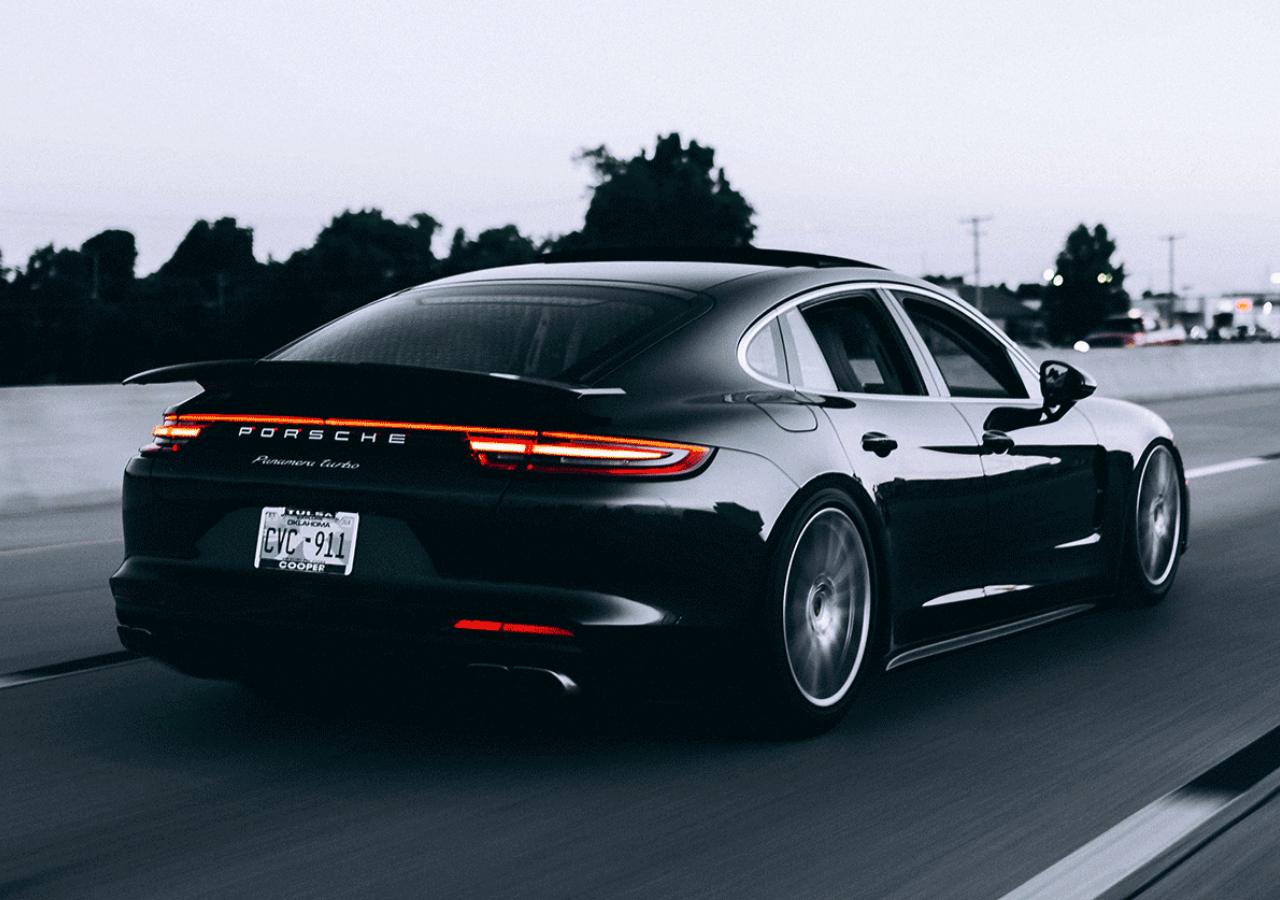
<file: pages/backgeounds/raining-background.html>
<!DOCTYPE html>
<html lang="en">
  <head>
    <meta charset="UTF-8" />
    <meta
      http-equiv="X-UA-Compatible"
      content="IE=edge" />
    <meta
      name="viewport"
      content="width=device-width, initial-scale=1.0" />
    <link
      rel="stylesheet"
      href="../../css/backgrounds/raining-background.css" />
    <title>raining</title>
  </head>
  <body>
    <section class="backgrond-container">
      <div class="rainDrop-container">
        <div class="rain-drop"></div>
      </div>
    </section>

    <script src="../../js/raining-background.js"></script>
  </body>
</html>
</file>
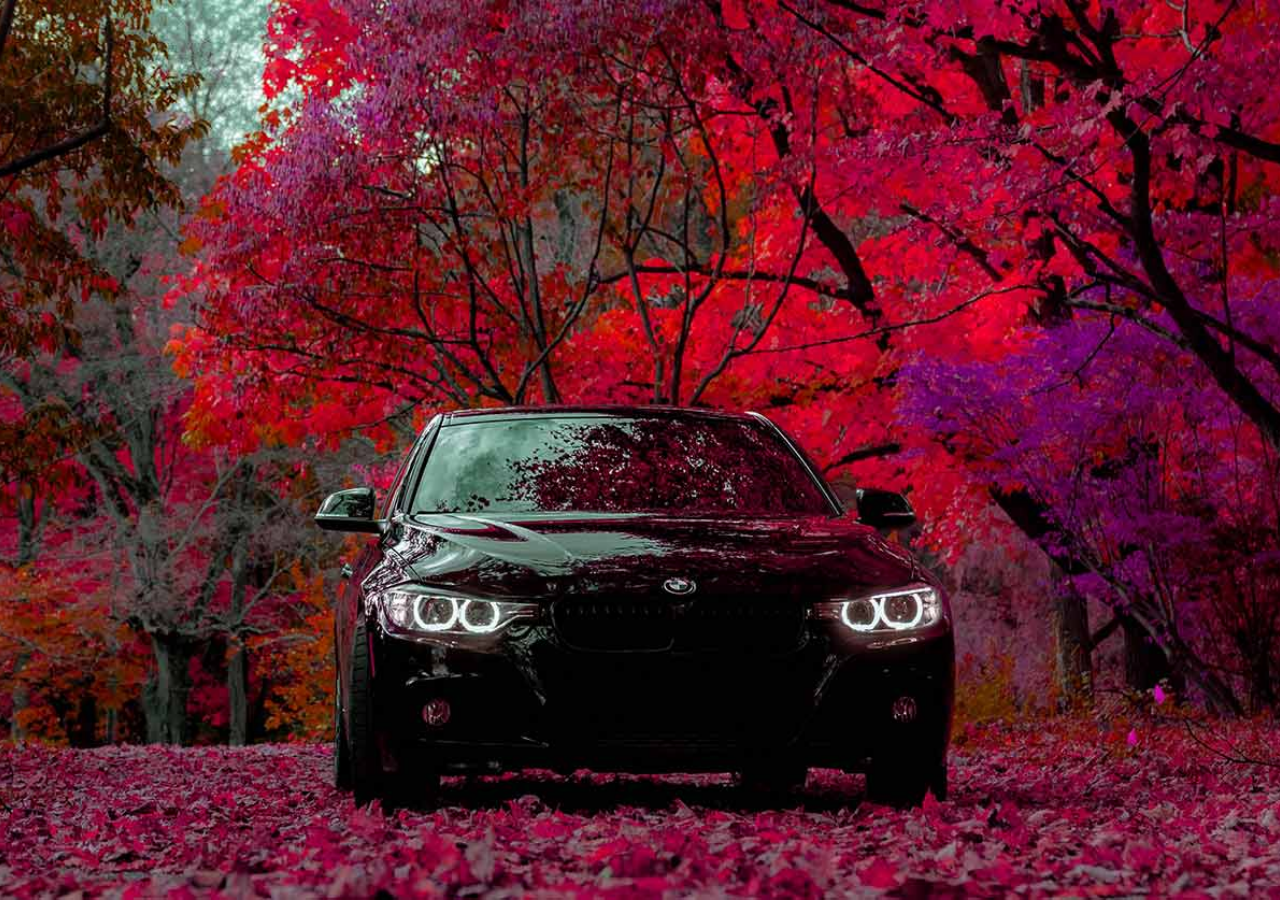
<file: pages/backgeounds/snow-falling.html>
<!DOCTYPE html>
<html lang="en">
  <head>
    <meta charset="UTF-8" />
    <meta
      http-equiv="X-UA-Compatible"
      content="IE=edge" />
    <meta
      name="viewport"
      content="width=device-width, initial-scale=1.0" />
    <link
      rel="stylesheet"
      href="../../css/backgrounds/snow-falling.css" />
    <title>snow falling</title>
  </head>
  <body>
    <!-- <div class="snow__ball">salam</div> -->
    <section class="backgrond-container">
      <div class="snow-container">
        <div class="snow__ball"></div>
      </div>
    </section>

    <script src="../../js/snow-falling.js"></script>
  </body>
</html>
</file>
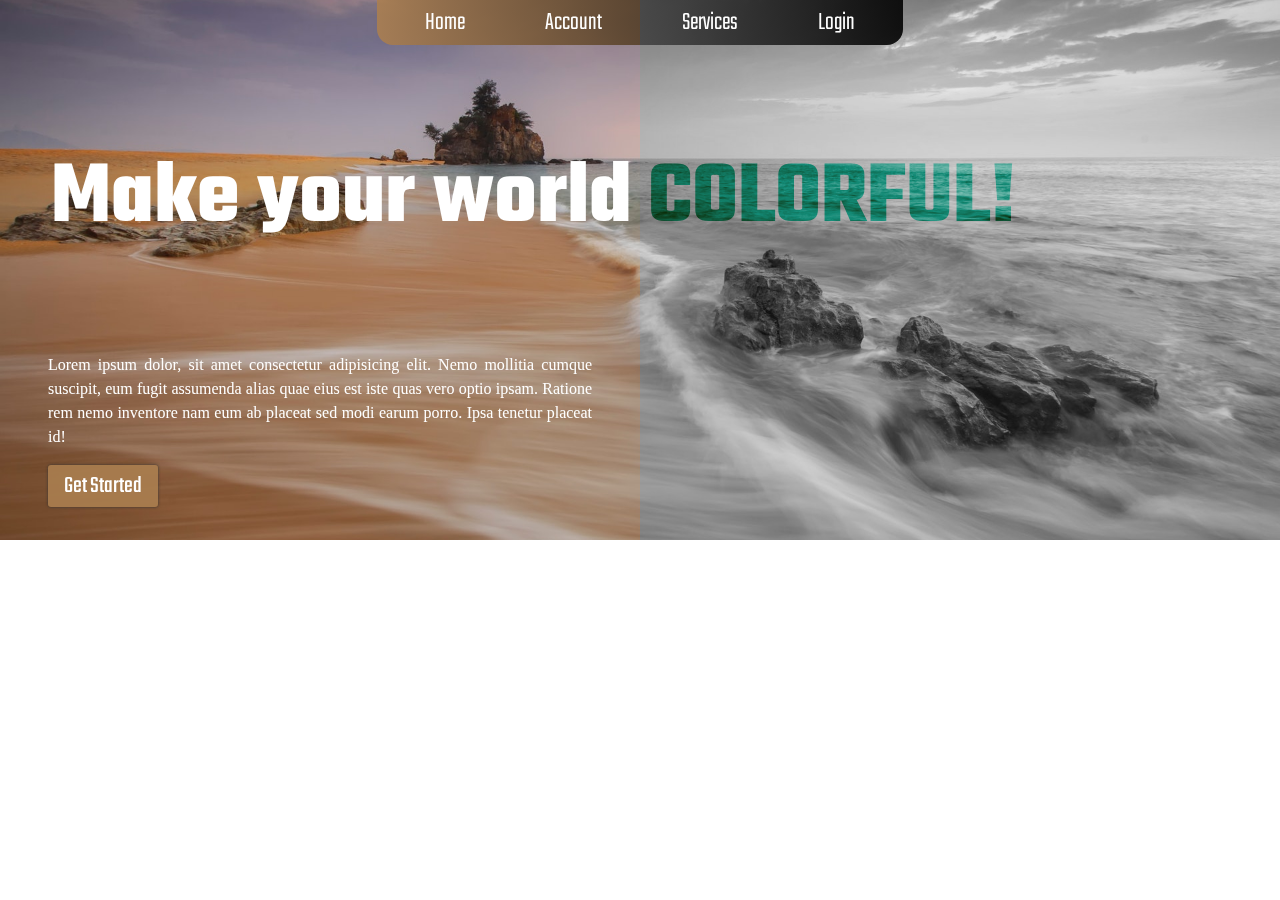
<file: pages/headers/header1.html>
<!DOCTYPE html>
<html lang="en">
  <head>
    <meta charset="UTF-8" />
    <meta
      http-equiv="X-UA-Compatible"
      content="IE=edge" />
    <meta
      name="viewport"
      content="width=device-width, initial-scale=1.0" />
    <link
      rel="stylesheet"
      href="../../css/headers/header1.css" />
    <title>header1</title>
  </head>
  <body>
    <header>
      <nav>
        <ul class="menu">
          <li class="menu-item"><a href="#">Home</a></li>
          <li class="menu-item"><a href="#">Account</a></li>
          <li class="menu-item"><a href="#">Services</a></li>
          <li class="menu-item"><a href="#">Login</a></li>
        </ul>
      </nav>
      <div class="nav-header">
        <h2>Make your world </h2>
        <h2 class="colurful">COLORFUL! </h2>
      </div>
      <div class="nav-text">
        <p
          >Lorem ipsum dolor, sit amet consectetur adipisicing elit. Nemo mollitia cumque suscipit, eum fugit assumenda
          alias quae eius est iste quas vero optio ipsam. Ratione rem nemo inventore nam eum ab placeat sed modi earum
          porro. Ipsa tenetur placeat id!</p
        >
        <button class="nav-btn">Get Started</button>
      </div>
    </header>
  </body>
</html>
</file>
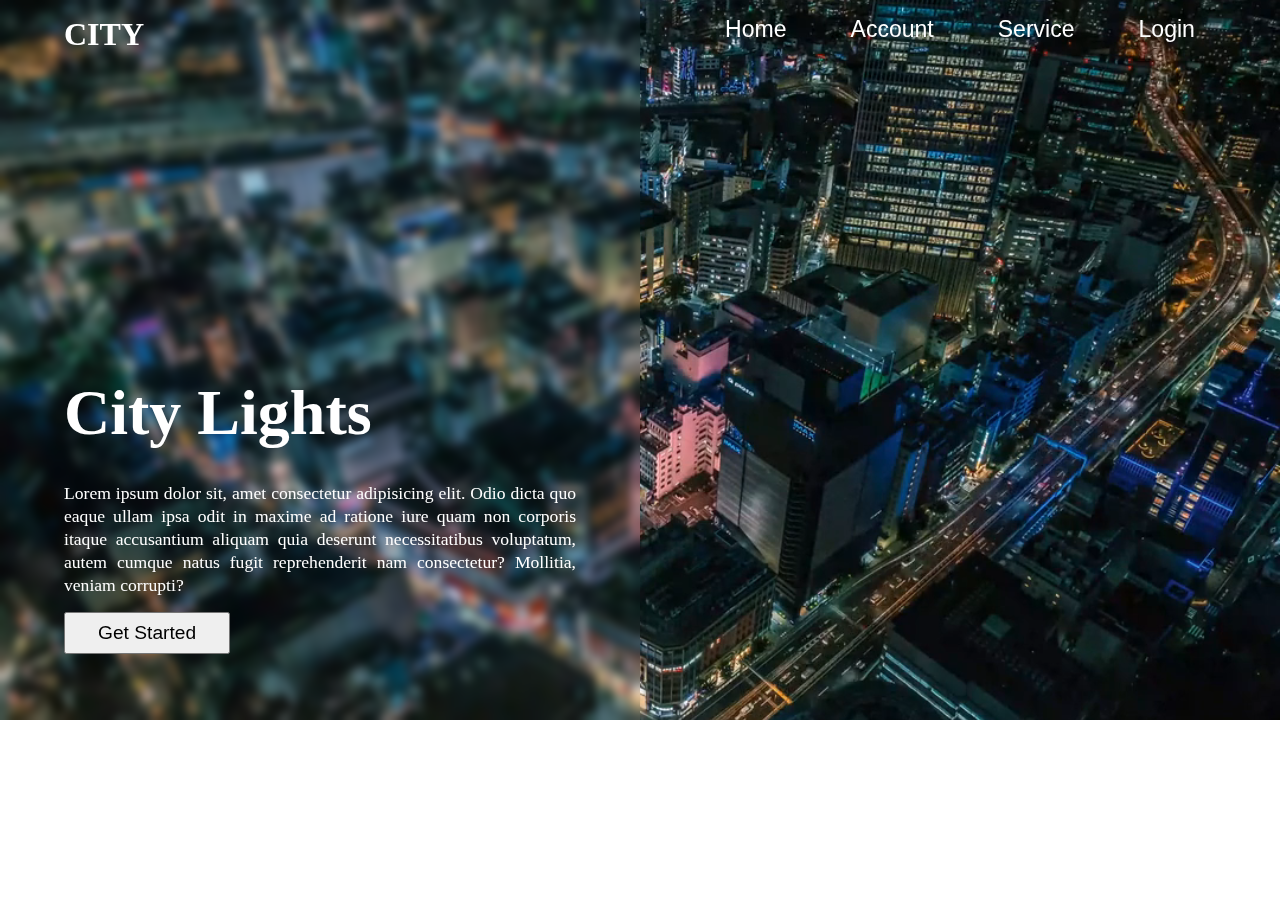
<file: pages/headers/header2.html>
<!DOCTYPE html>
<html lang="en">
  <head>
    <meta charset="UTF-8" />
    <meta
      http-equiv="X-UA-Compatible"
      content="IE=edge" />
    <meta
      name="viewport"
      content="width=device-width, initial-scale=1.0" />
    <link
      rel="stylesheet"
      href="../../css/headers/header2.css" />
    <title>header2</title>
  </head>
  <body>
    <header>
      <video
        class="header-video"
        autoplay
        loop
        muted>
        <source
          src="../../images/Header-1.m4v"
          type="video/mp4" />
      </video>
      <div class="header-container">
        <ul class="menu-bar">
          <li class="menu-item"><a href="#">Home</a></li>
          <li class="menu-item"><a href="#">Account</a></li>
          <li class="menu-item"><a href="#">Service</a></li>
          <li class="menu-item"><a href="#">Login</a></li>
        </ul>
      </div>
      <div class="blur-video"></div>

      <h2 class="city">CITY</h2>
      <div class="header-wrapper">
        <h2 class="header-title">City Lights</h2>
        <p class="header-text"
          >Lorem ipsum dolor sit, amet consectetur adipisicing elit. Odio dicta quo eaque ullam ipsa odit in maxime ad
          ratione iure quam non corporis itaque accusantium aliquam quia deserunt necessitatibus voluptatum, autem
          cumque natus fugit reprehenderit nam consectetur? Mollitia, veniam corrupti?</p
        >
        <button class="header-btn">Get Started</button>
      </div>
    </header>
  </body>
</html>
</file>
<file: css/backgrounds/raining-background.css>
*{padding: 0;margin: 0;box-sizing: border-box;}

.backgrond-container{
    width: 100%;
    height: 100vh;
    background: url("../../images/car-3.png") no-repeat center;
    background-size: cover;
}

.rainDrop-container{
    width: 100%;
    height: 100%;
    overflow: hidden;
    position: relative;
}

.rain-drop{
    background-color: rgb(150, 190, 243);
    border-radius: 50%;
    opacity: 70%;
    position: absolute;
    z-index: 500;
    animation: snow-falling 2s ease-in infinite;
    transform: rotate(45deg);
}

@keyframes snow-falling {
    0%{
     transform: translate(0, 0);
     opacity: 70%;
    }
    100%{
        transform: translate(-20vw, 100vh);
        opacity: 20%;
    }
}
</file>
<file: css/backgrounds/snow-falling.css>
*{padding: 0;margin: 0;box-sizing: border-box;}

.backgrond-container{
    width: 100%;
    height: 100vh;
    background: url("../../images/car.jpg") no-repeat bottom center;
    background-size: cover;
}

.snow-container{
    width: 100%;
    height: 100%;
    overflow: hidden;
    position: relative;
}

.snow__ball{
    background-color: #fff;
    border-radius: 50%;
    opacity: 70%;
    position: absolute;
    z-index: 500;
    animation: snow-falling 5s ease-in infinite;
    /* width: 5px;
    height: 5px; */
    /* top: -10vh;
    right: 50vw;
    animation-delay: 1.5s;
    scale: 1; */
}

@keyframes snow-falling {
    0%{
     transform: translate(0, 0);
     opacity: 70%;
    }
    100%{
        transform: translate(-20vw, 100vh);
        opacity: 20%;
    }
}
</file>
<file: css/headers/header1.css>
@import url('https://fonts.googleapis.com/css2?family=Oxygen&family=Teko&display=swap');

*{
    padding: 0;margin: 0;box-sizing: border-box;font-family:'Teko', sans-serif;
}
header{
    background: url(../../images/header1.jpg) no-repeat right;
    width: 100%;
    height: 540px;
    background-position: center;
    background-size: cover;
}
header::before{
    content: '';
    position: absolute;
    top: 0;
    right: 0;
    width: 50%;
    height: 540px;
    backdrop-filter: grayscale(100%);
}
nav{
    display: flex;
    justify-content: center;
}
.menu{
    display: flex;
    justify-content: center;
    list-style: none;
    padding: 0 0.5rem;
    background-image: linear-gradient(to left, rgba(0, 0, 0, 0.89), rgba(171, 127, 80, 0.89));
    border-bottom-right-radius: 1rem;
    border-bottom-left-radius: 1rem;
    animation: fade-in 1s ease-out;

}

.menu-item{
    margin: .25rem 2.5rem;
    font-size: 2vw;
    z-index: 500;
}
.menu-item a{
    color: #fff;
    text-decoration: none;
    font-weight: lighter;
}

.nav-header{
    display: flex;
    margin: 7% 0;
}

.nav-header h2{
    width: 50%;
    font-size: 7vw;
    animation: fade-in 1s ease-out;

}

.nav-header :nth-child(1){
    display: flex;
    justify-content: flex-end;
    color: #fff;
    margin-right: 1rem;
}

.nav-header :nth-child(2){
    color:rgba(84, 177, 149, 0.89);
    mix-blend-mode:color-burn;
}

.nav-text{
    width: 50%;
    color: #fff;
    padding: 3rem;
    margin-top: -3rem;
}

.nav-text p {
    font-family: 'Times New Roman', Times, serif;
    width: 100%;
    text-align: justify;
    margin-bottom: 1rem;
    line-height: 1.5em;
    animation: fade-in 2s ease-out;
}
.nav-btn{
    padding: .25rem 1rem;
    font-size: 1.5rem;
    background-color: rgba(171, 127, 80, 0.89);
    color: #fff;
    border: none;
    border-radius: .2rem;
    box-shadow: 0 0 3px 0 #333;
    animation: fade-in 1s ease-out;

}

@keyframes fade-in {
    0%{
        opacity: 0%;
        transform: scale(.8);
    }

    100%{
        opacity: 100%;
        transform: scale(1);
    }
}
</file>
<file: css/headers/header2.css>
*{
    margin: 0;padding: 0;box-sizing: border-box;
}

header{
    width: 100%;
    height: 720px;
}

.header-video{
    width: 100%;
    height: 100%;
    object-fit: cover;
}


.header-container{
    position: absolute;
    top: 0;
    right: 0;
    width: 50%;
    display: flex;
    justify-content: center;
}

.menu-bar{
    list-style: none;
    display: flex;
    justify-content: center;
    font-size: 1.8vw;
    margin: 1rem;
}

.menu-item a{
    position: relative;
    font-family: Impact, Haettenschweiler, 'Arial Narrow Bold', sans-serif;
    font-weight: lighter;
    color: #fff;
    text-decoration: none;
    margin: 0 1rem;
    z-index: 500;
    padding: .2rem 1rem;
    transition: .3s all;
}

.menu-item a:hover{
    background-color: #fff;
    color: #111;
    border: none;
    border-radius: .3rem;
}

.blur-video{
    position: absolute;
    top: 0;
    left: 0;
    width: 50%;
    height: 720px;
}
.blur-video::before{
    content: "";
    position: absolute;
    top: 0;
    left: 0;
    width: 50vw;
    height: 720px;
    backdrop-filter: blur(5px);
}

.header-wrapper{
    width: 50%;
    position: absolute;
    top: 40%;
    left: 0;
    display: flex;
    flex-direction: column;
    align-items: flex-start;
    padding: 1rem 4rem;
    color: #fff;
}
.header-title{
    font-size: 4rem;
    margin-bottom: 2rem;
    animation: fade-in 1s ease-out;

}

.header-text{
    text-align: justify;
    line-height: 1.3em;
    font-weight: 500;
    font-size: 1.1em;
    margin-bottom: 1rem;
    animation: fade-in 1.5s ease-out;

}
.header-btn{
    padding: .5rem 2rem;
    font-size: 1.2em;
    font-weight: 500;
    cursor: pointer;
    animation: fade-in 2s ease-out;

}
.city{
    position: absolute;
    top: 0;
    padding: 1rem 4rem;
    font-size: 2rem;
    color: #fff;
    cursor: pointer;
    animation: fade-in 1s ease-out;
}

@keyframes fade-in {
    0%{opacity: 0; scale: 80%;}
    100%{opacity: 100%; scale: 100%;}
}
</file>
